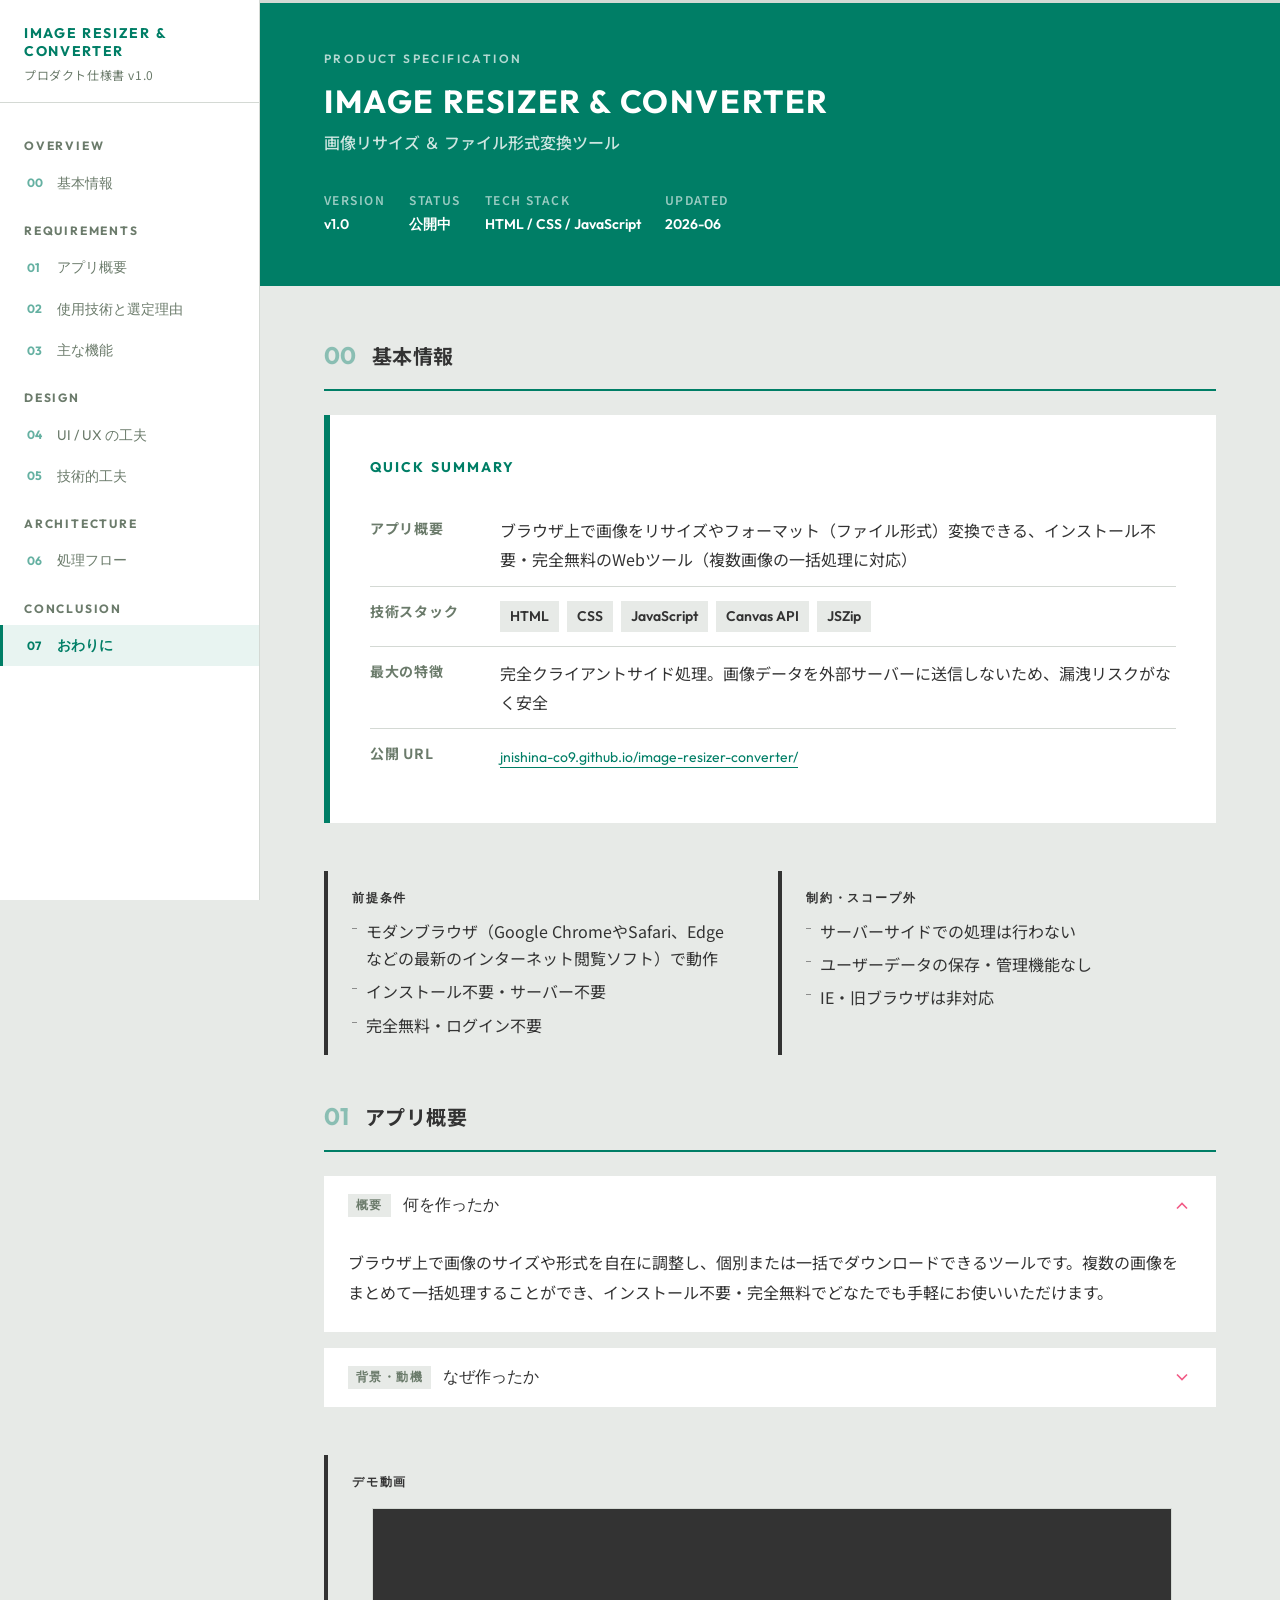
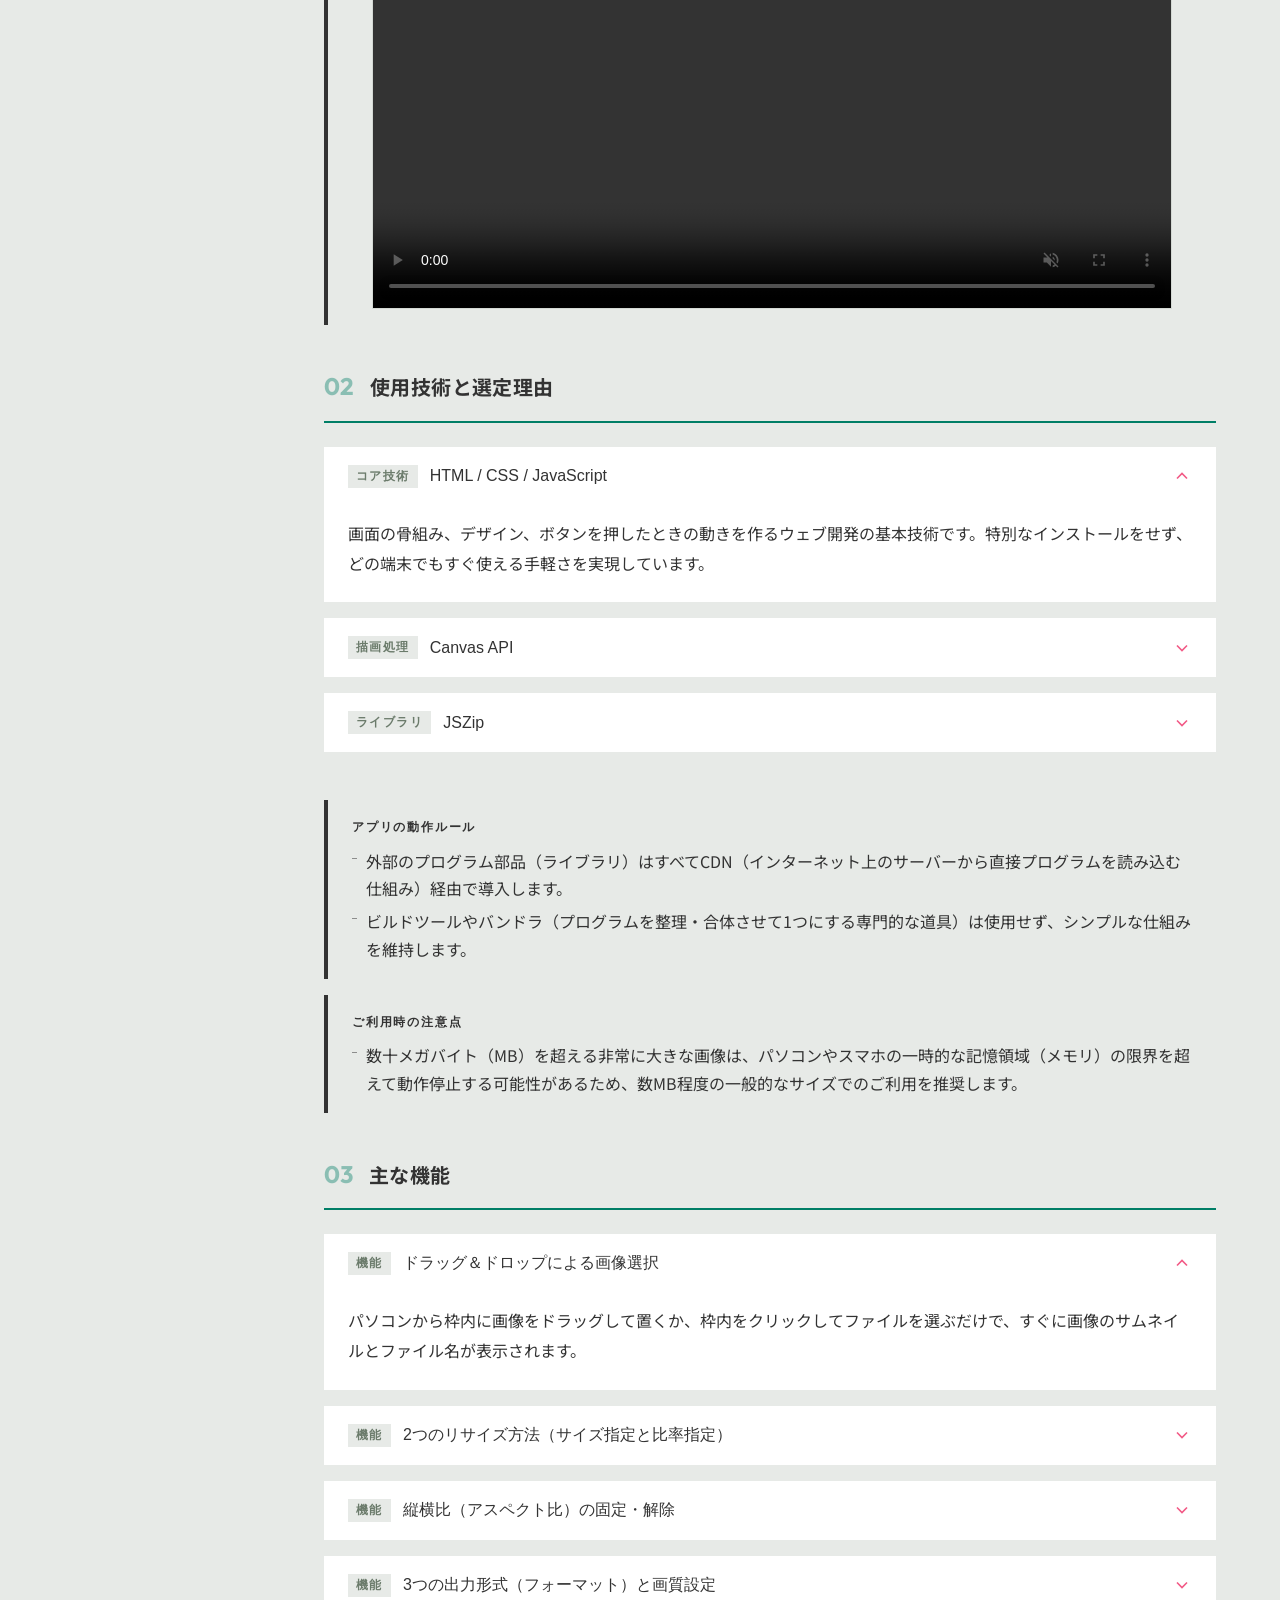
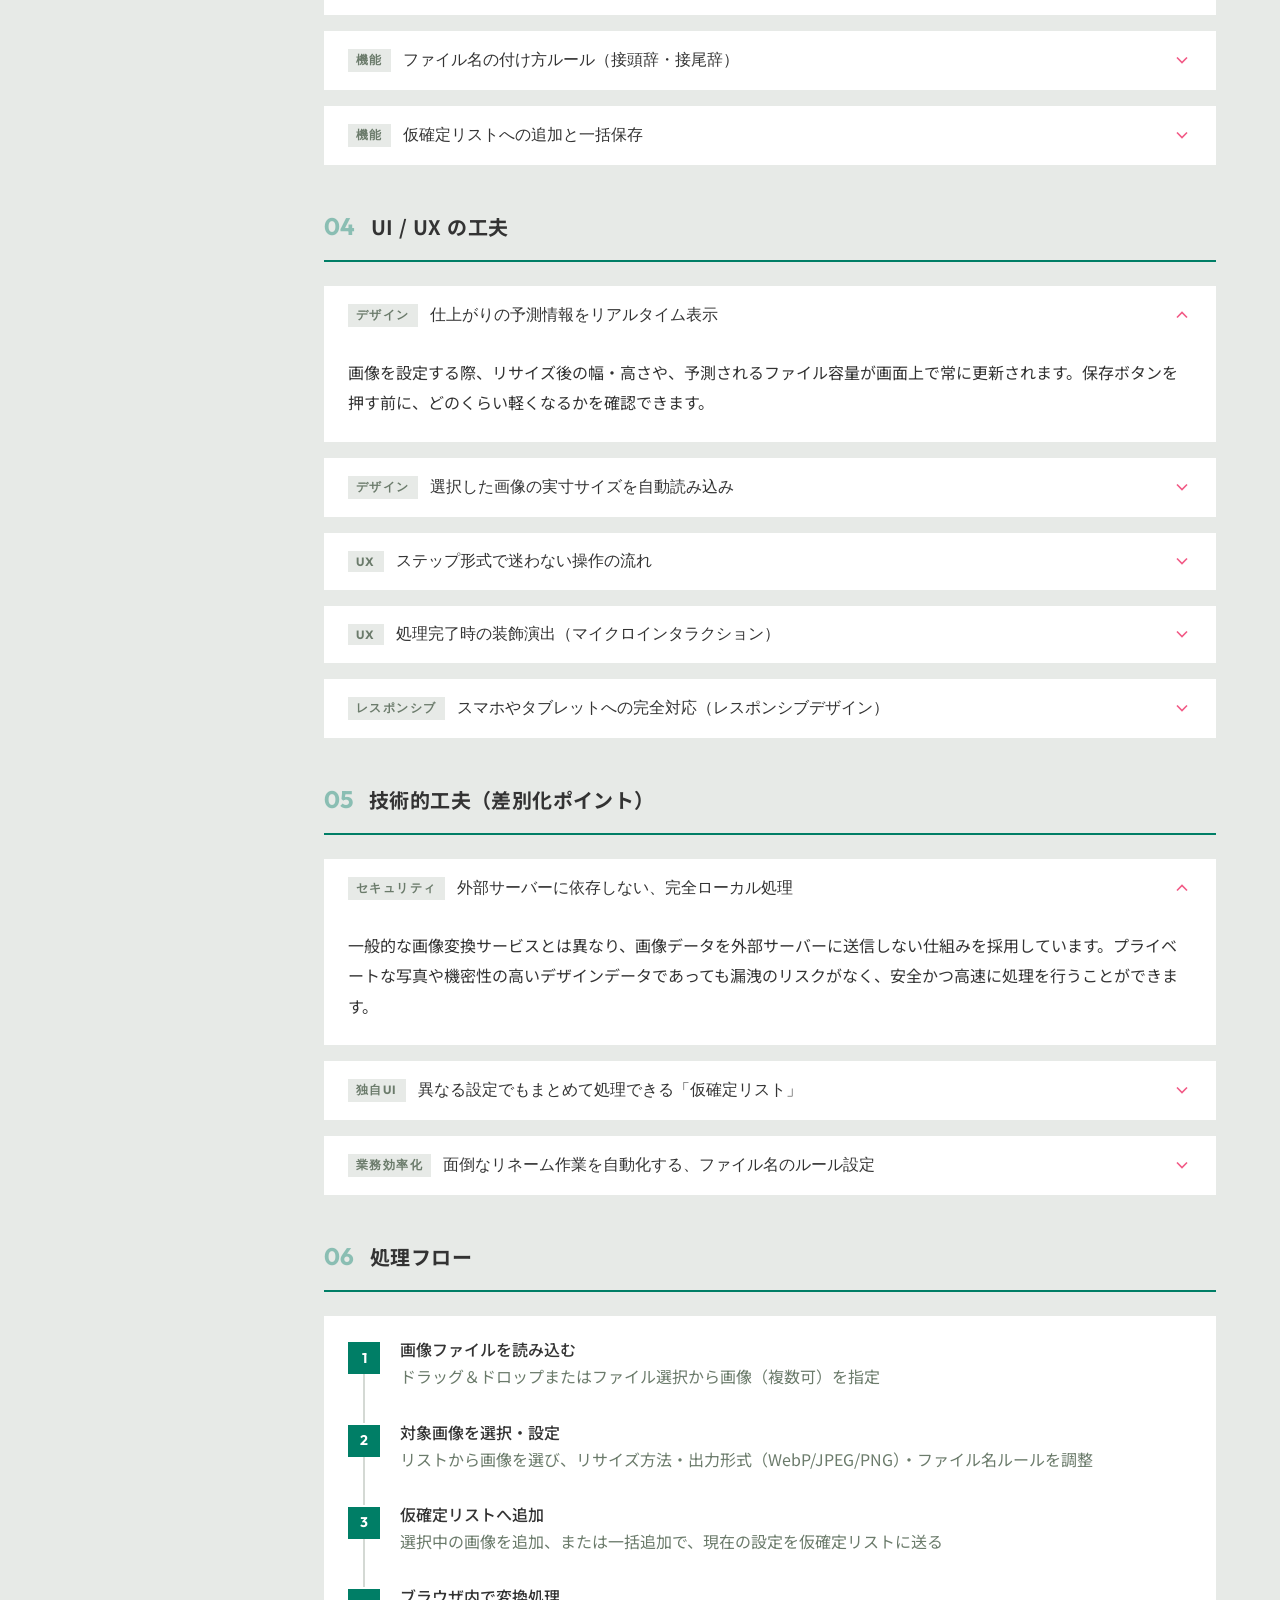
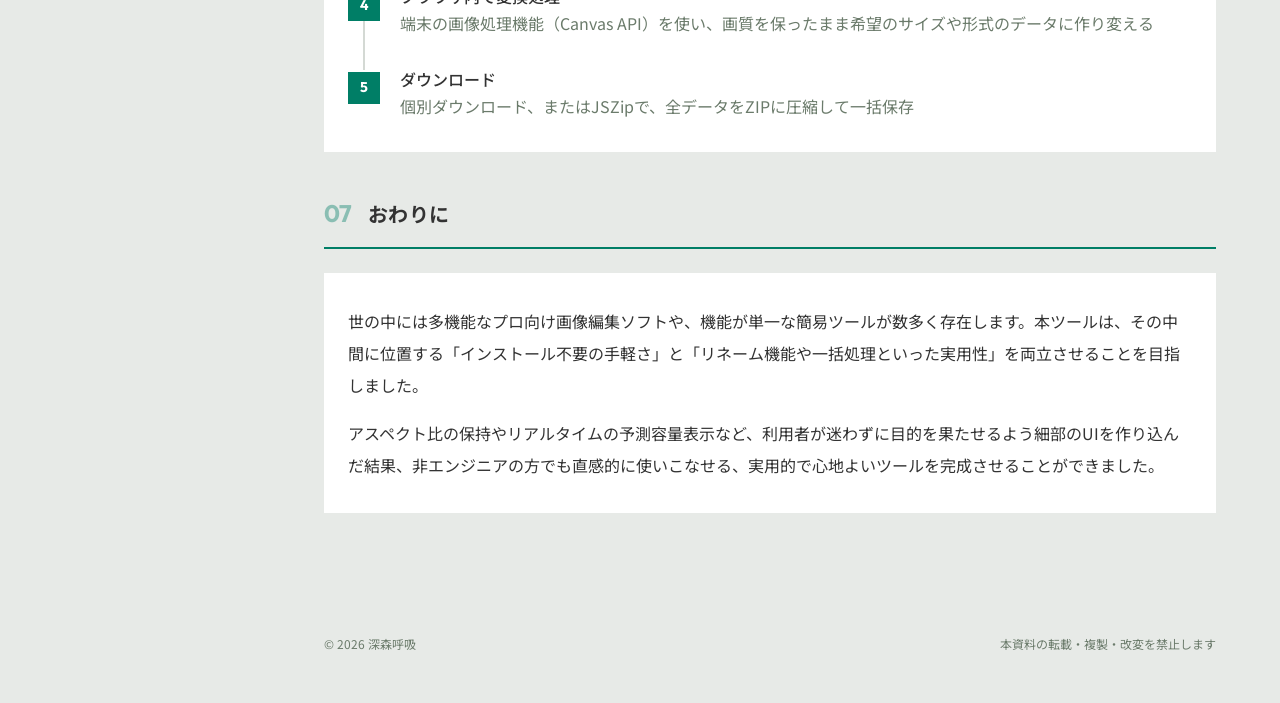
<file: spec.html>
<!DOCTYPE html>
<html lang="ja">
<head>
<meta charset="UTF-8">
<meta name="viewport" content="width=device-width, initial-scale=1.0">
<link rel="icon" href="favicon.png" type="image/png">
<link rel="apple-touch-icon" href="apple-touch-icon.png">
<title>仕様書 | IMAGE RESIZER & CONVERTER</title>
<link rel="preconnect" href="https://fonts.googleapis.com">
<link rel="preconnect" href="https://fonts.gstatic.com" crossorigin>
<link href="https://fonts.googleapis.com/css2?family=Noto+Sans+JP:wght@400;500;700&family=Outfit:wght@400;600;700&display=swap" rel="stylesheet">
<style>
  /* =============================================
     RESET & BASE
  ============================================= */
  *, *::before, *::after { box-sizing: border-box; margin: 0; padding: 0; }

  :root {
    /* 4色パレット */
    --color-main:    #007E66;   /* メインカラー（ダークグリーン） */
    --color-base:    #FFFFFF;   /* ベースカラー（白） */
    --color-sub:     #E7EAE7;   /* サブカラー（ライトグレーグリーン） */
    --color-accent:  #F25A86;   /* アクセントカラー（ピンク） */
    --color-text:    #333333;   /* テキストカラー */
    
    /* 派生色 */
    --color-text-sub:      #6B7B6B;   /* 補助テキスト */
    --color-border:        #D4D9D4;   /* ボーダー */
    --color-main-light:    #E8F4F1;   /* ホバー背景 */
    --color-accent-light:  #FDEEF4;   /* アクセントカラーの極薄 */
    
    --font-base:     'Noto Sans JP', 'Segoe UI', 'Hiragino Kaku Gothic ProN', 'Hiragino Sans', 'Yu Gothic', 'Meiryo', sans-serif;
    --font-accent:   'Outfit', 'Segoe UI', -apple-system, sans-serif;
    --sidebar-width: 260px;
  }

  html { scroll-behavior: smooth; }

  body {
    font-family: var(--font-base);
    font-size: 16px;
    line-height: 1.8;
    color: var(--color-text);
    background: var(--color-sub);
    min-height: 100vh;
  }

  /* =============================================
     LAYOUT SHELL
  ============================================= */
  .layout {
    display: flex;
    min-height: 100vh;
  }

  /* =============================================
     SIDEBAR
  ============================================= */
  .sidebar {
    position: fixed;
    top: 0;
    left: 0;
    width: var(--sidebar-width);
    height: 100vh;
    background: var(--color-base);
    display: flex;
    flex-direction: column;
    overflow: hidden;
    z-index: 100;
    border-right: 1px solid var(--color-border);
  }

  .sidebar__brand {
    padding: 24px 24px 16px;
    border-bottom: 1px solid var(--color-border);
    flex-shrink: 0;
  }

  .sidebar__app-name {
    font-family: var(--font-accent);
    font-size: 14px;
    font-weight: 700;
    letter-spacing: 0.12em;
    color: var(--color-main);
    text-transform: uppercase;
    text-decoration: none;
    display: block;
    transition: opacity 0.2s ease;
    line-height: 1.3;
  }

  .sidebar__app-name:hover {
    opacity: 0.7;
  }

  .sidebar__doc-type {
    font-size: 12px;
    color: var(--color-text-sub);
    letter-spacing: 0.05em;
    margin-top: 4px;
  }

  .sidebar__nav {
    flex: 1;
    overflow-y: auto;
    padding: 16px 0 24px;
  }

  .sidebar__nav::-webkit-scrollbar { width: 4px; }
  .sidebar__nav::-webkit-scrollbar-track { background: transparent; }
  .sidebar__nav::-webkit-scrollbar-thumb { background: var(--color-border); }

  .nav__section-label {
    font-family: var(--font-accent);
    font-size: 12px;
    font-weight: 700;
    letter-spacing: 0.15em;
    color: var(--color-text-sub);
    text-transform: uppercase;
    padding: 16px 24px 6px;
  }

  .nav__item {
    display: flex;
    align-items: center;
    gap: 10px;
    padding: 8px 24px;
    font-family: var(--font-accent);
    font-size: 14px;
    color: var(--color-text-sub);
    text-decoration: none;
    cursor: pointer;
    transition: background 0.15s, color 0.15s;
    border-left: 3px solid transparent;
  }

  .nav__item:hover {
    background: var(--color-sub);
    color: var(--color-text);
  }

  .nav__item.is-active {
    background: var(--color-main-light);
    color: var(--color-main);
    border-left-color: var(--color-main);
    font-weight: 700;
  }

  .nav__item-num {
    font-family: var(--font-accent);
    font-size: 12px;
    font-weight: 700;
    color: var(--color-main);
    opacity: 0.6;
    min-width: 20px;
  }

  .nav__item.is-active .nav__item-num { opacity: 1; }

  /* =============================================
     MAIN CONTENT
  ============================================= */
  .main {
    margin-left: var(--sidebar-width);
    flex: 1;
    min-width: 0;
  }

  /* =============================================
     PAGE HEADER
  ============================================= */
  .page-header {
    background: var(--color-main);
    padding: 48px 64px;
  }

  .page-header__eyebrow {
    font-family: var(--font-accent);
    font-size: 12px;
    font-weight: 600;
    letter-spacing: 0.2em;
    color: rgba(255,255,255,0.7);
    text-transform: uppercase;
    margin-bottom: 12px;
  }

  .page-header__title {
    font-family: var(--font-accent);
    font-size: 32px;
    font-weight: 700;
    color: var(--color-base);
    letter-spacing: 0.05em;
    line-height: 1.2;
  }

  .page-header__subtitle {
    font-size: 16px;
    color: rgba(255,255,255,0.8);
    margin-top: 8px;
    font-weight: 500;
  }

  .page-header__meta {
    display: flex;
    gap: 24px;
    margin-top: 32px;
    flex-wrap: wrap;
  }

  .meta-badge {
    display: flex;
    flex-direction: column;
    gap: 2px;
  }

  .meta-badge__label {
    font-size: 12px;
    letter-spacing: 0.12em;
    color: rgba(255,255,255,0.6);
    text-transform: uppercase;
    font-weight: 600;
  }

  .meta-badge__value {
    font-family: var(--font-accent);
    font-size: 14px;
    color: var(--color-base);
    font-weight: 600;
  }

  /* =============================================
     CONTENT AREA
  ============================================= */
  .content {
    padding: 48px 64px;
  }

  /* =============================================
     APP CARD (Section 0)
  ============================================= */
  .app-card {
    background: var(--color-base);
    padding: 40px;
    margin-bottom: 48px;
    border-left: 6px solid var(--color-main);
  }

  .app-card__title {
    font-family: var(--font-accent);
    font-size: 14px;
    font-weight: 700;
    letter-spacing: 0.15em;
    color: var(--color-main);
    text-transform: uppercase;
    margin-bottom: 24px;
  }

  .app-card__table {
    width: 100%;
    border-collapse: collapse;
  }

  .app-card__table tr {
    border-bottom: 1px solid var(--color-border);
  }

  .app-card__table tr:last-child { border-bottom: none; }

  .app-card__table th {
    font-size: 14px;
    font-weight: 700;
    color: var(--color-text-sub);
    letter-spacing: 0.05em;
    padding: 12px 16px 12px 0;
    text-align: left;
    white-space: nowrap;
    width: 130px;
    vertical-align: top;
  }

  .app-card__table td {
    font-size: 16px;
    color: var(--color-text);
    padding: 12px 0;
    vertical-align: top;
  }

  .tech-tag {
    display: inline-block;
    background: var(--color-sub);
    color: var(--color-text);
    font-size: 14px;
    padding: 3px 10px;
    font-family: var(--font-accent);
    font-weight: 600;
    margin: 2px 4px 2px 0;
  }

  .url-link {
    font-family: var(--font-accent);
    font-size: 14px;
    color: var(--color-main);
    text-decoration: none;
    border-bottom: 1px solid var(--color-main);
    padding-bottom: 1px;
  }

  /* =============================================
     SECTION
  ============================================= */
  .spec-section {
    margin-bottom: 40px;
    scroll-margin-top: 24px;
  }

  .section-header {
    display: flex;
    align-items: baseline;
    gap: 16px;
    margin-bottom: 24px;
    padding-bottom: 12px;
    border-bottom: 2px solid var(--color-main);
  }

  .section-num {
    font-family: var(--font-accent);
    font-size: 24px;
    font-weight: 700;
    color: var(--color-main);
    opacity: 0.4;
  }

  .section-title {
    font-family: var(--font-base);
    font-size: 20px;
    font-weight: 700;
    color: var(--color-text);
    letter-spacing: 0.02em;
  }

  .section-body {
    display: flex;
    flex-direction: column;
    gap: 16px;
  }

  /* =============================================
     ACCORDION
  ============================================= */
  .accordion {
    background: var(--color-base);
    overflow: hidden;
  }

  .accordion__trigger {
    width: 100%;
    display: flex;
    align-items: center;
    justify-content: space-between;
    padding: 18px 24px;
    background: none;
    border: none;
    cursor: pointer;
    text-align: left;
    gap: 12px;
    transition: background 0.15s;
  }

  .accordion__trigger:hover { background: var(--color-main-light); }

  .accordion__trigger-left {
    display: flex;
    align-items: center;
    gap: 12px;
  }

  .accordion__tag {
    font-family: var(--font-accent);
    font-size: 12px;
    font-weight: 700;
    letter-spacing: 0.12em;
    text-transform: uppercase;
    padding: 3px 8px;
    white-space: nowrap;
    background: var(--color-sub);
    color: var(--color-text-sub);
  }

  .accordion__title {
    font-size: 16px;
    font-weight: 500;
    color: var(--color-text);
  }

  .accordion__icon {
    width: 20px;
    height: 20px;
    flex-shrink: 0;
    color: var(--color-accent);
    transition: transform 0.25s ease;
  }

  .accordion.is-open .accordion__icon { transform: rotate(180deg); }

  .accordion__body {
    display: none;
    padding: 12px 24px 24px;
    animation: fadeIn 0.2s ease;
  }

  .accordion.is-open .accordion__body { display: block; }

  @keyframes fadeIn {
    from { opacity: 0; transform: translateY(-4px); }
    to   { opacity: 1; transform: translateY(0); }
  }

  .accordion__body p {
    font-size: 16px;
    line-height: 1.9;
    color: var(--color-text);
    margin-bottom: 12px;
  }

  .accordion__body p:last-child { margin-bottom: 0; }

  /* =============================================
     SPEC BLOCKS (前提・制約・決定理由)
  ============================================= */
  .block-grid {
    display: grid;
    grid-template-columns: 1fr 1fr;
    gap: 16px;
  }

  .spec-block {
    padding: 16px 24px;
    background: transparent;
    border-left: 4px solid var(--color-text);
  }

  /* 先行要素（アコーディオン群、アプリカード等）の直後のブロックやグリッドには自動で上部余白を付与 */
  .accordion + .spec-block,
  .accordion + .block-grid,
  .app-card + .spec-block,
  .app-card + .block-grid {
    margin-top: 32px;
  }

  .spec-block__label {
    font-family: var(--font-accent);
    font-size: 12px;
    font-weight: 700;
    letter-spacing: 0.15em;
    text-transform: uppercase;
    margin-bottom: 10px;
    color: var(--color-text);
  }

  .spec-block ul {
    list-style: none;
    display: flex;
    flex-direction: column;
    gap: 6px;
  }

  .spec-block li {
    font-size: 16px;
    line-height: 1.7;
    color: var(--color-text);
    padding-left: 14px;
    position: relative;
  }

  .spec-block li::before {
    content: '';
    position: absolute;
    left: 0;
    top: 10px;
    width: 5px;
    height: 1px;
    background: currentColor;
    opacity: 0.5;
  }

  /* =============================================
     FLOW DIAGRAM
  ============================================= */
  .flow {
    display: flex;
    flex-direction: column;
    gap: 0;
    background: var(--color-base);
    padding: 24px 24px 32px;
  }

  .flow-step {
    display: flex;
    align-items: flex-start;
    gap: 20px;
  }

  .flow-step__left {
    display: flex;
    flex-direction: column;
    align-items: center;
    flex-shrink: 0;
    align-self: stretch;
  }

  .flow-step__num {
    width: 32px;
    height: 32px;
    background: var(--color-main);
    color: var(--color-base);
    font-family: var(--font-accent);
    font-size: 14px;
    font-weight: 700;
    display: flex;
    align-items: center;
    justify-content: center;
    flex-shrink: 0;
    margin-top: 2px;
  }

  .flow-step__line {
    width: 2px;
    flex: 1;
    min-height: 32px;
    background: var(--color-border);
    margin: 0 auto;
  }

  .flow-step:last-child .flow-step__line { display: none; }

  .flow-step__content {
    padding-top: 0;
    padding-bottom: 32px;
  }

  .flow-step:last-child .flow-step__content { padding-bottom: 0; }

  .flow-step__title {
    font-size: 16px;
    font-weight: 500;
    color: var(--color-text);
    margin-bottom: 4px;
    line-height: 1.2;
  }

  .flow-step__desc {
    font-size: 16px;
    color: var(--color-text-sub);
    line-height: 1.7;
  }

  /* =============================================
     DEMO VIDEO
  ============================================= */
  .demo-video-wrapper {
    position: relative;
    width: 100%;
    max-width: 800px;
    margin: 16px auto 0 auto;
  }

  .demo-video-wrapper video {
    width: 100%;
    height: auto;
    display: block;
    border: 1px solid var(--color-border);
  }

  /* =============================================
     PAGE FOOTER
  ============================================= */
  .page-footer {
    padding: 32px 64px 48px;
    display: flex;
    justify-content: space-between;
    align-items: center;
    font-size: 12px;
    color: var(--color-text-sub);
  }

  /* =============================================
     PROGRESS BAR
  ============================================= */
  .reading-progress {
    position: fixed;
    top: 0;
    left: var(--sidebar-width);
    right: 0;
    height: 3px;
    background: var(--color-border);
    z-index: 200;
  }

  .reading-progress__bar {
    height: 100%;
    background: var(--color-main);
    width: 0%;
    transition: width 0.1s linear;
  }

  /* =============================================
     RESPONSIVE — デスクトップファースト 4段階
  ============================================= */

  /* XL: 大画面（1440px 以上） */
  @media (min-width: 1440px) {
    :root { --sidebar-width: 280px; }
    .content { padding: 56px 80px; }
    .page-header { padding: 56px 80px; }
    .page-footer { padding: 24px 80px; }
  }

  /* M: タブレット（768–1023px） */
  @media (max-width: 1023px) {
    :root { --sidebar-width: 220px; }
    .content { padding: 32px 40px; }
    .page-header { padding: 40px; }
    .page-footer { padding: 20px 40px; }
    .block-grid { grid-template-columns: 1fr; }
  }

  /* S: スマホ（767px 以下） */
  @media (max-width: 767px) {
    .sidebar {
      transform: translateX(-100%);
      transition: transform 0.3s ease;
    }
    .sidebar.is-open { transform: translateX(0); }

    .main { margin-left: 0; }
    .page-footer {
      padding: 16px 20px 24px;
      flex-direction: column;
      gap: 4px;
      text-align: center;
      font-size: 11px;
    }
    .reading-progress { left: 0; }
    .page-header { padding: 56px 20px 32px; }
    .page-header__title { font-size: 24px; }
    .section-title { font-size: 16px; }
    .section-num { font-size: 18px; }
    .accordion__title, .flow-step__title { font-size: 14px; }
    .accordion__body p, .spec-block li, .flow-step__desc, .app-card__table td, .section-body p { font-size: 14px; }
    .nav__item, .app-card__table th, .meta-badge__value, .tech-tag, .url-link, .flow-step__num { font-size: 13px; }
    .sidebar__doc-type, .nav__section-label, .nav__item-num, .meta-badge__label, .accordion__tag, .spec-block__label { font-size: 11px; }
    .content { padding: 24px 20px; }
    .block-grid { grid-template-columns: 1fr; }

    .menu-toggle {
      display: flex;
      position: fixed;
      top: 16px;
      right: 16px;
      width: 44px;
      height: 44px;
      background: var(--color-main);
      color: #fff;
      align-items: center;
      justify-content: center;
      cursor: pointer;
      z-index: 300;
      border: none;
      border-radius: 0;
    }

    .scroll-top-btn {
      display: flex;
    }

    .overlay {
      display: none;
      position: fixed;
      inset: 0;
      background: rgba(0,0,0,0.4);
      z-index: 99;
    }
    .overlay.is-active { display: block; }
  }

  /* =============================================
     SCROLL TO TOP BUTTON
  ============================================= */
  .scroll-top-btn {
    display: none;
    position: fixed;
    bottom: 24px;
    right: 16px;
    width: 44px;
    height: 44px;
    background: var(--color-text);
    color: #fff;
    align-items: center;
    justify-content: center;
    cursor: pointer;
    z-index: 200;
    border: none;
    opacity: 0;
    transition: opacity 0.3s ease;
  }

  .scroll-top-btn.is-visible { opacity: 1; }

  /* =============================================
     PRINT
  ============================================= */
  @media print {
    .sidebar, .reading-progress, .menu-toggle, .scroll-top-btn { display: none !important; }
    .main { margin-left: 0; }
    .accordion__body { display: block !important; }
    .accordion__icon { display: none; }
    .page-header { background: none; padding: 0 0 24px; border-bottom: 2px solid #000; }
    .page-header__title, .page-header__subtitle { color: #000; }
    .page-header__eyebrow, .meta-badge__label { color: #666; }
    .meta-badge__value { color: #000; }
  }
</style>
</head>
<body>

<!-- 読書進捗バー -->
<div class="reading-progress" role="progressbar" aria-label="読書進捗">
  <div class="reading-progress__bar" id="progressBar"></div>
</div>

<!-- モバイルオーバーレイ -->
<div class="overlay" id="overlay"></div>

<!-- メニューボタン（SP時・右上固定） -->
<button class="menu-toggle" id="menuToggle" aria-label="目次を開く" style="display:none;">
  <svg width="18" height="18" viewBox="0 0 24 24" fill="none" stroke="currentColor" stroke-width="2.5"><line x1="3" y1="6" x2="21" y2="6"/><line x1="3" y1="12" x2="21" y2="12"/><line x1="3" y1="18" x2="21" y2="18"/></svg>
</button>

<!-- トップへ戻るボタン（SP時・右下固定） -->
<button class="scroll-top-btn" id="scrollTopBtn" aria-label="ページ先頭に戻る">
  <svg width="18" height="18" viewBox="0 0 24 24" fill="none" stroke="currentColor" stroke-width="2.5"><polyline points="18 15 12 9 6 15"/></svg>
</button>

<div class="layout">

  <!-- ======= SIDEBAR ======= -->
  <aside class="sidebar" id="sidebar" role="navigation" aria-label="目次">
    <div class="sidebar__brand">
      <a href="#" class="sidebar__app-name">IMAGE RESIZER &amp; CONVERTER</a>
      <div class="sidebar__doc-type">プロダクト仕様書 v1.0</div>
    </div>

    <nav class="sidebar__nav">
      <div class="nav__section-label">Overview</div>
      <a class="nav__item" href="#sec-0" id="nav-0">
        <span class="nav__item-num">00</span>基本情報
      </a>

      <div class="nav__section-label">Requirements</div>
      <a class="nav__item" href="#sec-1" id="nav-1">
        <span class="nav__item-num">01</span>アプリ概要
      </a>
      <a class="nav__item" href="#sec-2" id="nav-2">
        <span class="nav__item-num">02</span>使用技術と選定理由
      </a>
      <a class="nav__item" href="#sec-3" id="nav-3">
        <span class="nav__item-num">03</span>主な機能
      </a>

      <div class="nav__section-label">Design</div>
      <a class="nav__item" href="#sec-4" id="nav-4">
        <span class="nav__item-num">04</span>UI / UX の工夫
      </a>
      <a class="nav__item" href="#sec-5" id="nav-5">
        <span class="nav__item-num">05</span>技術的工夫
      </a>

      <div class="nav__section-label">Architecture</div>
      <a class="nav__item" href="#sec-6" id="nav-6">
        <span class="nav__item-num">06</span>処理フロー
      </a>

      <div class="nav__section-label">Conclusion</div>
      <a class="nav__item" href="#sec-7" id="nav-7">
        <span class="nav__item-num">07</span>おわりに
      </a>
    </nav>
  </aside>

  <!-- ======= MAIN ======= -->
  <div class="main">

    <!-- PAGE HEADER -->
    <header class="page-header">
      <div class="page-header__eyebrow">PRODUCT SPECIFICATION</div>
      <h1 class="page-header__title">IMAGE RESIZER & CONVERTER</h1>
      <div class="page-header__subtitle">画像リサイズ ＆ ファイル形式変換ツール</div>
      <div class="page-header__meta">
        <div class="meta-badge">
          <span class="meta-badge__label">Version</span>
          <span class="meta-badge__value">v1.0</span>
        </div>
        <div class="meta-badge">
          <span class="meta-badge__label">Status</span>
          <span class="meta-badge__value">公開中</span>
        </div>
        <div class="meta-badge">
          <span class="meta-badge__label">Tech Stack</span>
          <span class="meta-badge__value">HTML / CSS / JavaScript</span>
        </div>
        <div class="meta-badge">
          <span class="meta-badge__label">Updated</span>
          <span class="meta-badge__value">2026-06</span>
        </div>
      </div>
    </header>

    <!-- CONTENT -->
    <main class="content">

      <!-- ================================
           SECTION 0: アプリカード
      ================================ -->
      <section class="spec-section" id="sec-0" aria-labelledby="title-0">
        <div class="section-header">
          <span class="section-num">00</span>
          <h2 class="section-title" id="title-0">基本情報</h2>
        </div>

        <div class="app-card">
          <div class="app-card__title">Quick Summary</div>
          <table class="app-card__table">
            <tbody>
              <tr>
                <th>アプリ概要</th>
                <td>ブラウザ上で画像をリサイズやフォーマット（ファイル形式）変換できる、インストール不要・完全無料のWebツール（複数画像の一括処理に対応）</td>
              </tr>
              <tr>
                <th>技術スタック</th>
                <td>
                  <span class="tech-tag">HTML</span>
                  <span class="tech-tag">CSS</span>
                  <span class="tech-tag">JavaScript</span>
                  <span class="tech-tag">Canvas API</span>
                  <span class="tech-tag">JSZip</span>
                </td>
              </tr>
              <tr>
                <th>最大の特徴</th>
                <td>完全クライアントサイド処理。画像データを外部サーバーに送信しないため、漏洩リスクがなく安全</td>
              </tr>
              <tr>
                <th>公開 URL</th>
                <td>
                  <a class="url-link" href="https://jnishina-co9.github.io/image-resizer-converter/" target="_blank" rel="noopener">
                    jnishina-co9.github.io/image-resizer-converter/
                  </a>
                </td>
              </tr>
            </tbody>
          </table>
        </div>

        <!-- 前提・制約ブロック -->
        <div class="block-grid">
          <div class="spec-block spec-block--premise">
            <div class="spec-block__label">前提条件</div>
            <ul>
              <li>モダンブラウザ（Google ChromeやSafari、Edgeなどの最新のインターネット閲覧ソフト）で動作</li>
              <li>インストール不要・サーバー不要</li>
              <li>完全無料・ログイン不要</li>
            </ul>
          </div>
          <div class="spec-block spec-block--constraint">
            <div class="spec-block__label">制約・スコープ外</div>
            <ul>
              <li>サーバーサイドでの処理は行わない</li>
              <li>ユーザーデータの保存・管理機能なし</li>
              <li>IE・旧ブラウザは非対応</li>
            </ul>
          </div>
        </div>
      </section>

      <!-- ================================
           SECTION 1: アプリ概要
      ================================ -->
      <section class="spec-section" id="sec-1" aria-labelledby="title-1">
        <div class="section-header">
          <span class="section-num">01</span>
          <h2 class="section-title" id="title-1">アプリ概要</h2>
        </div>
        <div class="section-body">

          <div class="accordion is-open" id="acc-1-1">
            <button class="accordion__trigger" aria-expanded="true" aria-controls="body-1-1">
              <div class="accordion__trigger-left">
                <span class="accordion__tag accordion__tag--feature">概要</span>
                <span class="accordion__title">何を作ったか</span>
              </div>
              <svg class="accordion__icon" viewBox="0 0 24 24" fill="none" stroke="currentColor" stroke-width="2"><polyline points="6 9 12 15 18 9"/></svg>
            </button>
            <div class="accordion__body" id="body-1-1">
              <p>ブラウザ上で画像のサイズや形式を自在に調整し、個別または一括でダウンロードできるツールです。複数の画像をまとめて一括処理することができ、インストール不要・完全無料でどなたでも手軽にお使いいただけます。</p>
            </div>
          </div>

          <div class="accordion" id="acc-1-2">
            <button class="accordion__trigger" aria-expanded="false" aria-controls="body-1-2">
              <div class="accordion__trigger-left">
                <span class="accordion__tag accordion__tag--rationale">背景・動機</span>
                <span class="accordion__title">なぜ作ったか</span>
              </div>
              <svg class="accordion__icon" viewBox="0 0 24 24" fill="none" stroke="currentColor" stroke-width="2"><polyline points="6 9 12 15 18 9"/></svg>
            </button>
            <div class="accordion__body" id="body-1-2">
              <p><strong>背景：</strong>ホームページの表示を速くするために画像を軽量化したり、SNSの投稿サイズに合わせたりと、日常的に画像のリサイズやファイル形式の変換（PNGからWebPなど）を行う需要が多くあります。</p>
              <p><strong>課題：</strong>インターネット上の多くの画像変換サービスは、一度画像を外部サーバーにアップロードする必要があり、個人情報や公開前の画像が漏洩するリスク（プライバシーリスク）があります。また、一括処理が有料であったり、広告が煩わしかったりする問題もあります。</p>
              <p><strong>解決策：</strong>画像データを外部サーバーへ送信せず、すべて利用者のブラウザ上だけで処理を完結させることで、高い安全性・軽快な動作・完全無料を同時に実現しました。</p>
            </div>
          </div>

          <!-- デモ動画 -->
          <div class="spec-block">
            <div class="spec-block__label">デモ動画</div>
            <div class="demo-video-wrapper">
              <video src="demo.mp4" preload="metadata" autoplay loop muted playsinline controls>
                お使いのブラウザは動画の再生に対応していません。
              </video>
            </div>
          </div>

        </div>
      </section>

      <!-- ================================
           SECTION 2: 使用技術と選定理由
      ================================ -->
      <section class="spec-section" id="sec-2" aria-labelledby="title-2">
        <div class="section-header">
          <span class="section-num">02</span>
          <h2 class="section-title" id="title-2">使用技術と選定理由</h2>
        </div>
        <div class="section-body">

          <div class="accordion is-open" id="acc-2-1">
            <button class="accordion__trigger" aria-expanded="true" aria-controls="body-2-1">
              <div class="accordion__trigger-left">
                <span class="accordion__tag accordion__tag--tech">コア技術</span>
                <span class="accordion__title">HTML / CSS / JavaScript</span>
              </div>
              <svg class="accordion__icon" viewBox="0 0 24 24" fill="none" stroke="currentColor" stroke-width="2"><polyline points="6 9 12 15 18 9"/></svg>
            </button>
            <div class="accordion__body" id="body-2-1">
              <p>画面の骨組み、デザイン、ボタンを押したときの動きを作るウェブ開発の基本技術です。特別なインストールをせず、どの端末でもすぐ使える手軽さを実現しています。</p>
            </div>
          </div>

          <div class="accordion" id="acc-2-2">
            <button class="accordion__trigger" aria-expanded="false" aria-controls="body-2-2">
              <div class="accordion__trigger-left">
                <span class="accordion__tag accordion__tag--tech">描画処理</span>
                <span class="accordion__title">Canvas API</span>
              </div>
              <svg class="accordion__icon" viewBox="0 0 24 24" fill="none" stroke="currentColor" stroke-width="2"><polyline points="6 9 12 15 18 9"/></svg>
            </button>
            <div class="accordion__body" id="body-2-2">
              <p>ブラウザに最初から組み込まれている画像描画機能です。サーバーに頼らず、パソコンやスマホの中で素早くかつ安全に、画像のサイズ調整や画像変換ができます。</p>
            </div>
          </div>

          <div class="accordion" id="acc-2-3">
            <button class="accordion__trigger" aria-expanded="false" aria-controls="body-2-3">
              <div class="accordion__trigger-left">
                <span class="accordion__tag accordion__tag--tech">ライブラリ</span>
                <span class="accordion__title">JSZip</span>
              </div>
              <svg class="accordion__icon" viewBox="0 0 24 24" fill="none" stroke="currentColor" stroke-width="2"><polyline points="6 9 12 15 18 9"/></svg>
            </button>
            <div class="accordion__body" id="body-2-3">
              <p>複数の画像を1枚ずつ保存する手間を省き、一瞬で1つのZIPファイルとしてまとめてダウンロードできるようにするために採用しました。ブラウザ上で圧縮処理が完結するため、高速かつサーバー不要で動作します。</p>
            </div>
          </div>

          <div class="spec-block spec-block--premise">
            <div class="spec-block__label">アプリの動作ルール</div>
            <ul>
              <li>外部のプログラム部品（ライブラリ）はすべてCDN（インターネット上のサーバーから直接プログラムを読み込む仕組み）経由で導入します。</li>
              <li>ビルドツールやバンドラ（プログラムを整理・合体させて1つにする専門的な道具）は使用せず、シンプルな仕組みを維持します。</li>
            </ul>
          </div>
          <div class="spec-block spec-block--constraint">
            <div class="spec-block__label">ご利用時の注意点</div>
            <ul>
              <li>数十メガバイト（MB）を超える非常に大きな画像は、パソコンやスマホの一時的な記憶領域（メモリ）の限界を超えて動作停止する可能性があるため、数MB程度の一般的なサイズでのご利用を推奨します。</li>
            </ul>
          </div>
        </div>
      </section>

      <!-- ================================
           SECTION 3: 主な機能
      ================================ -->
      <section class="spec-section" id="sec-3" aria-labelledby="title-3">
        <div class="section-header">
          <span class="section-num">03</span>
          <h2 class="section-title" id="title-3">主な機能</h2>
        </div>
        <div class="section-body">

          <div class="accordion is-open" id="acc-3-1">
            <button class="accordion__trigger" aria-expanded="true" aria-controls="body-3-1">
              <div class="accordion__trigger-left">
                <span class="accordion__tag accordion__tag--feature">機能</span>
                <span class="accordion__title">ドラッグ＆ドロップによる画像選択</span>
              </div>
              <svg class="accordion__icon" viewBox="0 0 24 24" fill="none" stroke="currentColor" stroke-width="2"><polyline points="6 9 12 15 18 9"/></svg>
            </button>
            <div class="accordion__body" id="body-3-1">
              <p>パソコンから枠内に画像をドラッグして置くか、枠内をクリックしてファイルを選ぶだけで、すぐに画像のサムネイルとファイル名が表示されます。</p>
            </div>
          </div>

          <div class="accordion" id="acc-3-2">
            <button class="accordion__trigger" aria-expanded="false" aria-controls="body-3-2">
              <div class="accordion__trigger-left">
                <span class="accordion__tag accordion__tag--feature">機能</span>
                <span class="accordion__title">2つのリサイズ方法（サイズ指定と比率指定）</span>
              </div>
              <svg class="accordion__icon" viewBox="0 0 24 24" fill="none" stroke="currentColor" stroke-width="2"><polyline points="6 9 12 15 18 9"/></svg>
            </button>
            <div class="accordion__body" id="body-3-2">
              <p>幅と高さを直接数値（ピクセル）で打ち込む「サイズ指定モード」と、スライダーを左右に動かして元の大きさの何パーセントにするかを決める「比率指定モード」を切り替えて設定できます。</p>
            </div>
          </div>

          <div class="accordion" id="acc-3-3">
            <button class="accordion__trigger" aria-expanded="false" aria-controls="body-3-3">
              <div class="accordion__trigger-left">
                <span class="accordion__tag accordion__tag--feature">機能</span>
                <span class="accordion__title">縦横比（アスペクト比）の固定・解除</span>
              </div>
              <svg class="accordion__icon" viewBox="0 0 24 24" fill="none" stroke="currentColor" stroke-width="2"><polyline points="6 9 12 15 18 9"/></svg>
            </button>
            <div class="accordion__body" id="body-3-3">
              <p>「固定」ボタンが有効なときは、幅の数値を変更すると自動的に高さも元の画像の縦横比に合わせて計算され、画像が縦や横に潰れて不自然に変形するのを防ぎます。</p>
            </div>
          </div>

          <div class="accordion" id="acc-3-4">
            <button class="accordion__trigger" aria-expanded="false" aria-controls="body-3-4">
              <div class="accordion__trigger-left">
                <span class="accordion__tag accordion__tag--feature">機能</span>
                <span class="accordion__title">3つの出力形式（フォーマット）と画質設定</span>
              </div>
              <svg class="accordion__icon" viewBox="0 0 24 24" fill="none" stroke="currentColor" stroke-width="2"><polyline points="6 9 12 15 18 9"/></svg>
            </button>
            <div class="accordion__body" id="body-3-4">
              <p>保存する画像の形式を「WebP（ウェッピー：最新の軽量画像形式）」「JPEG（ジェイペグ：一般的な写真用形式）」「PNG（ピーエヌジー：透明に対応した形式）」の3つから選べます。WebPとJPEGでは、画質（10%〜100%）を調整してファイル容量を節約できます。</p>
            </div>
          </div>

          <div class="accordion" id="acc-3-5">
            <button class="accordion__trigger" aria-expanded="false" aria-controls="body-3-5">
              <div class="accordion__trigger-left">
                <span class="accordion__tag accordion__tag--feature">機能</span>
                <span class="accordion__title">ファイル名の付け方ルール（接頭辞・接尾辞）</span>
              </div>
              <svg class="accordion__icon" viewBox="0 0 24 24" fill="none" stroke="currentColor" stroke-width="2"><polyline points="6 9 12 15 18 9"/></svg>
            </button>
            <div class="accordion__body" id="body-3-5">
              <p>保存されるファイル名の先頭（接頭辞）や末尾（接尾辞）に、決まった文字（例：見本用の「sample_」や、圧縮後を表す「_min」など）を自動でくっつけるルールを設定できます。変換後の名前はリアルタイムで事前に確認可能です。</p>
            </div>
          </div>

          <div class="accordion" id="acc-3-6">
            <button class="accordion__trigger" aria-expanded="false" aria-controls="body-3-6">
              <div class="accordion__trigger-left">
                <span class="accordion__tag accordion__tag--feature">機能</span>
                <span class="accordion__title">仮確定リストへの追加と一括保存</span>
              </div>
              <svg class="accordion__icon" viewBox="0 0 24 24" fill="none" stroke="currentColor" stroke-width="2"><polyline points="6 9 12 15 18 9"/></svg>
            </button>
            <div class="accordion__body" id="body-3-6">
              <p>リサイズ設定を終えた画像を「仮確定リスト」に並べていきます。リストに入った画像は、個別にダウンロードすることも、最後に「一括保存して完了」ボタンを押してまとめて1つのZIP形式のファイルとして保存することもできます。</p>
            </div>
          </div>

        </div>
      </section>

      <!-- ================================
           SECTION 4: UI/UXの工夫
      ================================ -->
      <section class="spec-section" id="sec-4" aria-labelledby="title-4">
        <div class="section-header">
          <span class="section-num">04</span>
          <h2 class="section-title" id="title-4">UI / UX の工夫</h2>
        </div>
        <div class="section-body">

          <div class="accordion is-open" id="acc-4-1">
            <button class="accordion__trigger" aria-expanded="true" aria-controls="body-4-1">
              <div class="accordion__trigger-left">
                <span class="accordion__tag accordion__tag--design">デザイン</span>
                <span class="accordion__title">仕上がりの予測情報をリアルタイム表示</span>
              </div>
              <svg class="accordion__icon" viewBox="0 0 24 24" fill="none" stroke="currentColor" stroke-width="2"><polyline points="6 9 12 15 18 9"/></svg>
            </button>
            <div class="accordion__body" id="body-4-1">
              <p>画像を設定する際、リサイズ後の幅・高さや、予測されるファイル容量が画面上で常に更新されます。保存ボタンを押す前に、どのくらい軽くなるかを確認できます。</p>
            </div>
          </div>

          <div class="accordion" id="acc-4-2">
            <button class="accordion__trigger" aria-expanded="false" aria-controls="body-4-2">
              <div class="accordion__trigger-left">
                <span class="accordion__tag accordion__tag--design">デザイン</span>
                <span class="accordion__title">選択した画像の実寸サイズを自動読み込み</span>
              </div>
              <svg class="accordion__icon" viewBox="0 0 24 24" fill="none" stroke="currentColor" stroke-width="2"><polyline points="6 9 12 15 18 9"/></svg>
            </button>
            <div class="accordion__body" id="body-4-2">
              <p>一覧から画像を選択すると、その画像が本来持っている実寸の幅と高さが、自動的に設定フォームの数値として入力されます。これにより、元のサイズを確認する手間が省けます。</p>
            </div>
          </div>

          <div class="accordion" id="acc-4-3">
            <button class="accordion__trigger" aria-expanded="false" aria-controls="body-4-3">
              <div class="accordion__trigger-left">
                <span class="accordion__tag accordion__tag--design">UX</span>
                <span class="accordion__title">ステップ形式で迷わない操作の流れ</span>
              </div>
              <svg class="accordion__icon" viewBox="0 0 24 24" fill="none" stroke="currentColor" stroke-width="2"><polyline points="6 9 12 15 18 9"/></svg>
            </button>
            <div class="accordion__body" id="body-4-3">
              <p>「1. 画像を選択」「2. リサイズ設定とプレビュー」「3. 仮確定リスト」と順番に番号が振られており、上から下へ操作していくだけで作業が完了するように設計されています。</p>
            </div>
          </div>

          <div class="accordion" id="acc-4-4">
            <button class="accordion__trigger" aria-expanded="false" aria-controls="body-4-4">
              <div class="accordion__trigger-left">
                <span class="accordion__tag accordion__tag--design">UX</span>
                <span class="accordion__title">処理完了時の装飾演出（マイクロインタラクション）</span>
              </div>
              <svg class="accordion__icon" viewBox="0 0 24 24" fill="none" stroke="currentColor" stroke-width="2"><polyline points="6 9 12 15 18 9"/></svg>
            </button>
            <div class="accordion__body" id="body-4-4">
              <p>一括ダウンロードが正常に終わると、画面上にカラフルな紙吹雪が舞う演出（アニメーション効果）が入り、ユーザーに「完了した」という心地よい達成感を与えます。</p>
            </div>
          </div>

          <div class="accordion" id="acc-4-5">
            <button class="accordion__trigger" aria-expanded="false" aria-controls="body-4-5">
              <div class="accordion__trigger-left">
                <span class="accordion__tag accordion__tag--design">レスポンシブ</span>
                <span class="accordion__title">スマホやタブレットへの完全対応（レスポンシブデザイン）</span>
              </div>
              <svg class="accordion__icon" viewBox="0 0 24 24" fill="none" stroke="currentColor" stroke-width="2"><polyline points="6 9 12 15 18 9"/></svg>
            </button>
            <div class="accordion__body" id="body-4-5">
              <p>パソコンなどの広い画面では左右に並んで表示される設定項目が、スマートフォンのような幅の狭い画面では自動的に縦1列に整理され、小さな画面でも見やすく快適に操作できます。</p>
            </div>
          </div>

        </div>
      </section>

      <!-- ================================
           SECTION 5: 技術的工夫（差別化ポイント）
      ================================ -->
      <section class="spec-section" id="sec-5" aria-labelledby="title-5">
        <div class="section-header">
          <span class="section-num">05</span>
          <h2 class="section-title" id="title-5">技術的工夫（差別化ポイント）</h2>
        </div>
        <div class="section-body">

          <div class="accordion is-open" id="acc-5-1">
            <button class="accordion__trigger" aria-expanded="true" aria-controls="body-5-1">
              <div class="accordion__trigger-left">
                <span class="accordion__tag accordion__tag--rationale">セキュリティ</span>
                <span class="accordion__title">外部サーバーに依存しない、完全ローカル処理</span>
              </div>
              <svg class="accordion__icon" viewBox="0 0 24 24" fill="none" stroke="currentColor" stroke-width="2"><polyline points="6 9 12 15 18 9"/></svg>
            </button>
            <div class="accordion__body" id="body-5-1">
              <p>一般的な画像変換サービスとは異なり、画像データを外部サーバーに送信しない仕組みを採用しています。プライベートな写真や機密性の高いデザインデータであっても漏洩のリスクがなく、安全かつ高速に処理を行うことができます。</p>
            </div>
          </div>

          <div class="accordion" id="acc-5-2">
            <button class="accordion__trigger" aria-expanded="false" aria-controls="body-5-2">
              <div class="accordion__trigger-left">
                <span class="accordion__tag accordion__tag--rationale">独自UI</span>
                <span class="accordion__title">異なる設定でもまとめて処理できる「仮確定リスト」</span>
              </div>
              <svg class="accordion__icon" viewBox="0 0 24 24" fill="none" stroke="currentColor" stroke-width="2"><polyline points="6 9 12 15 18 9"/></svg>
            </button>
            <div class="accordion__body" id="body-5-2">
              <p>「この写真は小さくしてJPEGに」「このイラストは大きくしてPNGに」といった異なる要件を、1枚ずつリストにためていける機能です。設定が混在していても最終的に1つのZIPファイルとしてまとめてダウンロードできるため、複数画像を扱う際の作業効率が大幅に向上します。</p>
            </div>
          </div>

          <div class="accordion" id="acc-5-3">
            <button class="accordion__trigger" aria-expanded="false" aria-controls="body-5-3">
              <div class="accordion__trigger-left">
                <span class="accordion__tag accordion__tag--rationale">業務効率化</span>
                <span class="accordion__title">面倒なリネーム作業を自動化する、ファイル名のルール設定</span>
              </div>
              <svg class="accordion__icon" viewBox="0 0 24 24" fill="none" stroke="currentColor" stroke-width="2"><polyline points="6 9 12 15 18 9"/></svg>
            </button>
            <div class="accordion__body" id="body-5-3">
              <p>変換後のファイル名の先頭や末尾に、「sample_」や「_min」といった決まった文字列を自動で付与するルールを設定できます。画像処理後の煩雑なファイル名変更の手間をなくし、大量の画像を扱う際の業務効率を後押しします。</p>
            </div>
          </div>

        </div>
      </section>

      <!-- ================================
           SECTION 6: 処理フロー
      ================================ -->
      <section class="spec-section" id="sec-6" aria-labelledby="title-6">
        <div class="section-header">
          <span class="section-num">06</span>
          <h2 class="section-title" id="title-6">処理フロー</h2>
        </div>

        <div class="flow">
          <div class="flow-step">
            <div class="flow-step__left">
              <div class="flow-step__num">1</div>
              <div class="flow-step__line"></div>
            </div>
            <div class="flow-step__content">
              <div class="flow-step__title">画像ファイルを読み込む</div>
              <div class="flow-step__desc">ドラッグ＆ドロップまたはファイル選択から画像（複数可）を指定</div>
            </div>
          </div>
          <div class="flow-step">
            <div class="flow-step__left">
              <div class="flow-step__num">2</div>
              <div class="flow-step__line"></div>
            </div>
            <div class="flow-step__content">
              <div class="flow-step__title">対象画像を選択・設定</div>
              <div class="flow-step__desc">リストから画像を選び、リサイズ方法・出力形式（WebP/JPEG/PNG）・ファイル名ルールを調整</div>
            </div>
          </div>
          <div class="flow-step">
            <div class="flow-step__left">
              <div class="flow-step__num">3</div>
              <div class="flow-step__line"></div>
            </div>
            <div class="flow-step__content">
              <div class="flow-step__title">仮確定リストへ追加</div>
              <div class="flow-step__desc">選択中の画像を追加、または一括追加で、現在の設定を仮確定リストに送る</div>
            </div>
          </div>
          <div class="flow-step">
            <div class="flow-step__left">
              <div class="flow-step__num">4</div>
              <div class="flow-step__line"></div>
            </div>
            <div class="flow-step__content">
              <div class="flow-step__title">ブラウザ内で変換処理</div>
              <div class="flow-step__desc">端末の画像処理機能（Canvas API）を使い、画質を保ったまま希望のサイズや形式のデータに作り変える</div>
            </div>
          </div>
          <div class="flow-step">
            <div class="flow-step__left">
              <div class="flow-step__num">5</div>
              <div class="flow-step__line"></div>
            </div>
            <div class="flow-step__content">
              <div class="flow-step__title">ダウンロード</div>
              <div class="flow-step__desc">個別ダウンロード、またはJSZipで、全データをZIPに圧縮して一括保存</div>
            </div>
          </div>
        </div>
      </section>

      <!-- ================================
           SECTION 7: おわりに
      ================================ -->
      <section class="spec-section" id="sec-7" aria-labelledby="title-7">
        <div class="section-header">
          <span class="section-num">07</span>
          <h2 class="section-title" id="title-7">おわりに</h2>
        </div>
        <div class="section-body">
          <div style="background: var(--color-base); padding: 32px 24px; line-height: 2.0;">
            <p style="margin-bottom: 16px;">世の中には多機能なプロ向け画像編集ソフトや、機能が単一な簡易ツールが数多く存在します。本ツールは、その中間に位置する「インストール不要の手軽さ」と「リネーム機能や一括処理といった実用性」を両立させることを目指しました。</p>
            <p>アスペクト比の保持やリアルタイムの予測容量表示など、利用者が迷わずに目的を果たせるよう細部のUIを作り込んだ結果、非エンジニアの方でも直感的に使いこなせる、実用的で心地よいツールを完成させることができました。</p>
          </div>
        </div>
      </section>

    </main><!-- /content -->

    <!-- PAGE FOOTER -->
    <footer class="page-footer" role="contentinfo">
      <span>© 2026 深森呼吸</span>
      <span>本資料の転載・複製・改変を禁止します</span>
    </footer>

  </div><!-- /main -->
</div><!-- /layout -->

<script>
  // ======================================================
  // ACCORDION
  // ======================================================
  document.querySelectorAll('.accordion__trigger').forEach(btn => {
    btn.addEventListener('click', () => {
      const accordion = btn.closest('.accordion');
      const isOpen = accordion.classList.contains('is-open');

      accordion.classList.toggle('is-open', !isOpen);
      btn.setAttribute('aria-expanded', String(!isOpen));
    });
  });

  // ======================================================
  // READING PROGRESS BAR
  // ======================================================
  const progressBar = document.getElementById('progressBar');
  window.addEventListener('scroll', () => {
    const scrollTop = window.scrollY;
    const docHeight = document.documentElement.scrollHeight - window.innerHeight;
    const progress = docHeight > 0 ? (scrollTop / docHeight) * 100 : 0;
    progressBar.style.width = progress + '%';
  });

  // ======================================================
  // SIDEBAR ACTIVE HIGHLIGHT
  // ======================================================
  const sections = Array.from(document.querySelectorAll('.spec-section[id]'));
  const navItems = document.querySelectorAll('.nav__item[id]');

  function updateActiveSection() {
    let currentId = '';
    const scrollY = window.scrollY;
    const windowHeight = window.innerHeight;
    const docHeight = document.documentElement.scrollHeight;

    // ページ下端の場合は強制的に最後のセクションをアクティブ化
    if (scrollY + windowHeight >= docHeight - 5) {
      if (sections.length > 0) {
        currentId = sections[sections.length - 1].id.replace('sec-', '');
      }
    } else {
      // 画面上部から少し下の位置（オフセット）を基準に現在のセクションを判定
      const offset = 150;
      for (const section of sections) {
        if (section.offsetTop - offset <= scrollY) {
          currentId = section.id.replace('sec-', '');
        } else {
          break; // 以降のセクションはまだ到達していない
        }
      }
    }

    if (currentId) {
      navItems.forEach(item => item.classList.remove('is-active'));
      const active = document.getElementById('nav-' + currentId);
      if (active) active.classList.add('is-active');
    }
  }

  window.addEventListener('scroll', updateActiveSection);
  updateActiveSection();

  // ======================================================
  // MOBILE UI CONTROL
  // ======================================================
  const sidebar      = document.getElementById('sidebar');
  const overlay      = document.getElementById('overlay');
  const toggle       = document.getElementById('menuToggle');
  const scrollTopBtn = document.getElementById('scrollTopBtn');

  const isMobile = () => window.innerWidth <= 767;

  function updateMobileUI() {
    const mobile = isMobile();
    toggle.style.display = mobile ? 'flex' : 'none';
    if (!mobile) {
      scrollTopBtn.style.display = 'none';
    } else {
      scrollTopBtn.style.display = 'flex';
    }
  }

  // メニューボタン（右上）
  toggle.addEventListener('click', () => {
    sidebar.classList.toggle('is-open');
    overlay.classList.toggle('is-active');
  });

  overlay.addEventListener('click', () => {
    sidebar.classList.remove('is-open');
    overlay.classList.remove('is-active');
  });

  // サイドバーリンクをクリックしたらSPでは閉じる
  document.querySelectorAll('.nav__item').forEach(item => {
    item.addEventListener('click', () => {
      if (isMobile()) {
        sidebar.classList.remove('is-open');
        overlay.classList.remove('is-active');
      }
    });
  });

  // トップへ戻るボタン（右下）：スクロール200px超で表示
  window.addEventListener('scroll', () => {
    if (isMobile()) {
      scrollTopBtn.classList.toggle('is-visible', window.scrollY > 200);
    }
  });

  scrollTopBtn.addEventListener('click', () => {
    window.scrollTo({ top: 0, behavior: 'smooth' });
  });

  window.addEventListener('resize', updateMobileUI);
  updateMobileUI();
</script>

</body>
</html>
</file>
